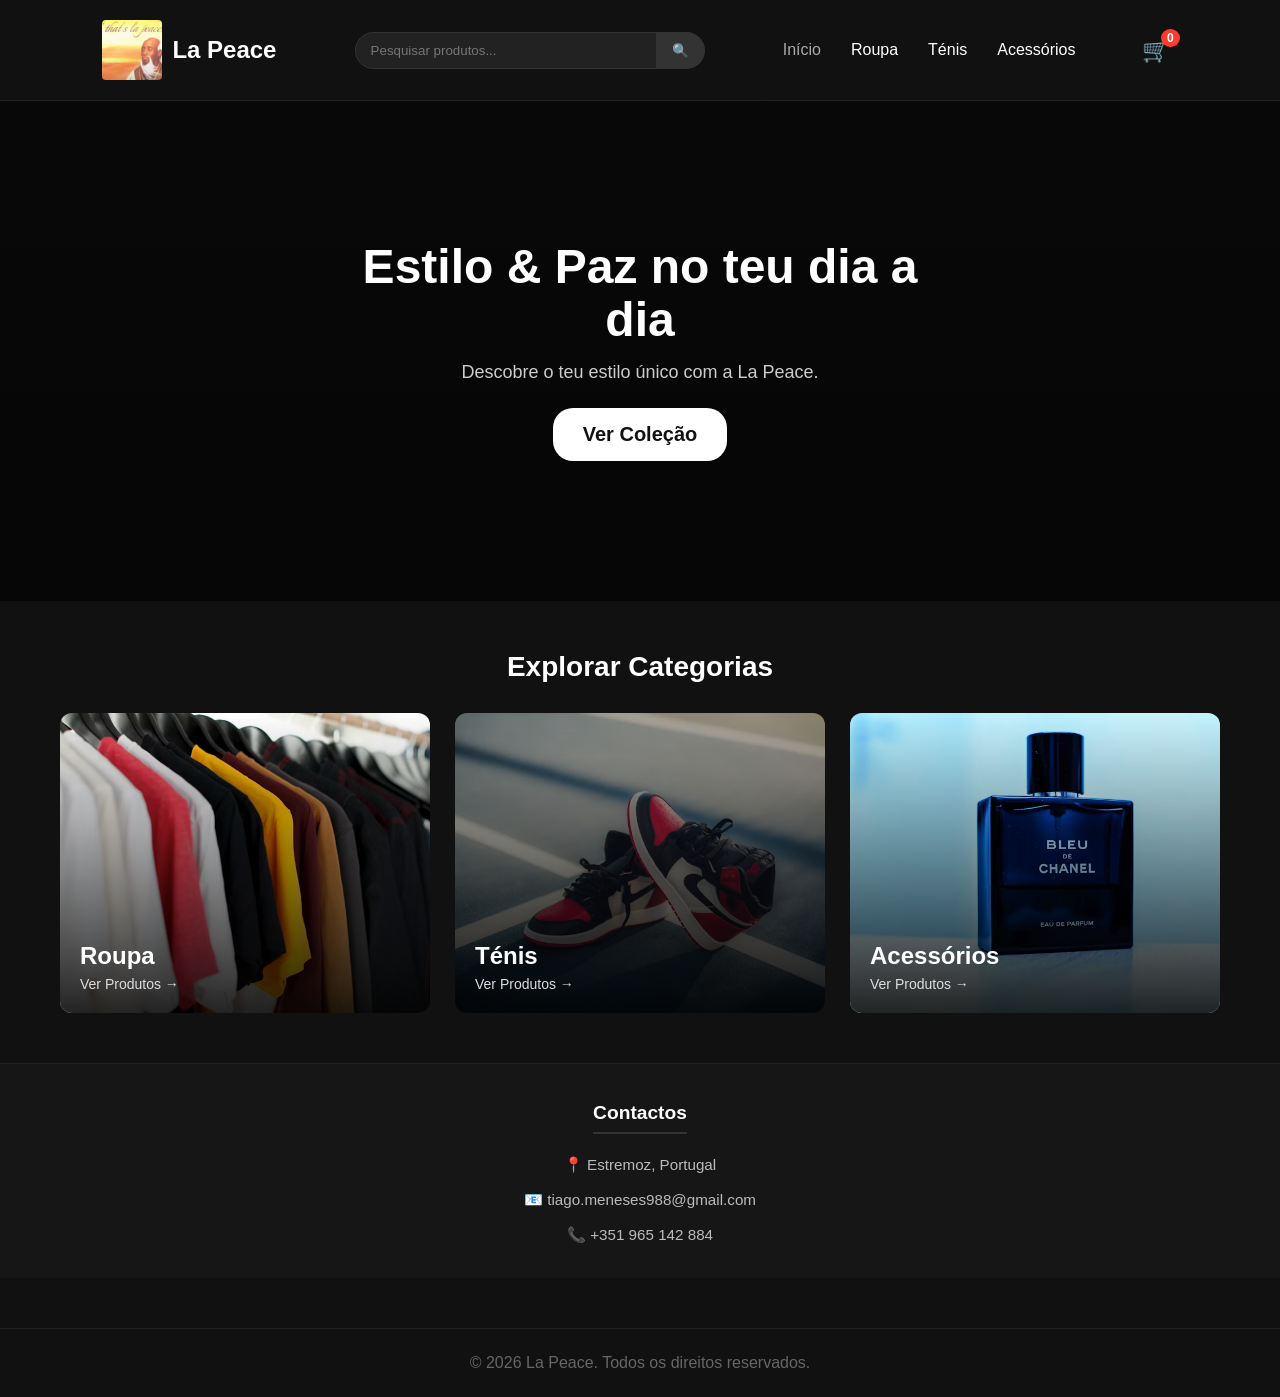
<file: index.html>
<!DOCTYPE html>
<html lang="pt">

<head>
    <meta charset="UTF-8">
    <meta name="viewport" content="width=device-width, initial-scale=1.0">
    <title>La Peace | Loja Oficial</title>
    <link rel="stylesheet" href="style.css">
    <link rel="preconnect" href="https://fonts.googleapis.com">
    <link rel="preconnect" href="https://fonts.gstatic.com" crossorigin>
    <link href="https://fonts.googleapis.com/css2?family=Poppins:wght@300;400;600;700&display=swap" rel="stylesheet">
</head>

<body>

    <header>
        <div class="logo">
            <img src="Imagens/peace.jpg" alt="Logo Peace">
            <h1>La Peace</h1>
        </div>

        <div class="search-box">
            <form action="#" method="GET">
                <input type="text" placeholder="Pesquisar produtos..." name="search">
                <button type="submit">🔍</button>
            </form>
        </div>

        <nav>
            <a href="index.html" class="active">Início</a>
            <a href="roupa.html">Roupa</a>
            <a href="tenis.html">Ténis</a>
            <a href="acessorios.html">Acessórios</a>
        </nav>

        <div class="cart-box">
            <a href="carrinho.html" class="cart-icon" title="Ver Carrinho">
                🛒
                <span class="cart-count">0</span>
            </a>
        </div>

    </header>

    <section class="hero">
        <div class="hero-content">
            <h2>Estilo & Paz no teu dia a dia</h2>
            <p>Descobre o teu estilo único com a La Peace.</p>
            <a href="roupa.html" class="btn-primary">Ver Coleção</a>
        </div>
    </section>


    <main class="container">
        <h2 class="section-title">Explorar Categorias</h2>
        
        <div class="categories-grid">
            <a href="roupa.html" class="category-card">
                <div class="card-bg" style="background-image: url('Imagens/roupa.avif');"></div>
                <div class="card-content">
                    <h3>Roupa</h3>
                    <span>Ver Produtos &rarr;</span>
                </div>
            </a>

            <a href="tenis.html" class="category-card">
                <div class="card-bg" style="background-image: url('Imagens/tenis.avif');"></div>
                <div class="card-content">
                    <h3>Ténis</h3>
                    <span>Ver Produtos &rarr;</span>
                </div>
            </a>

            <a href="acessorios.html" class="category-card">
                <div class="card-bg" style="background-image: url('Imagens/acessorios.avif');"></div>
                <div class="card-content">
                    <h3>Acessórios</h3>
                    <span>Ver Produtos &rarr;</span>
                </div>
            </a>
        </div>
    </main>

    

<section class="info-section">

            <div class="info-column" style="text-align: center;">
        <br>
        <h3>Contactos</h3>
        <p>📍 Estremoz, Portugal</p>
        <p>📧 <a href="mailto:tiago.meneses988@gmail.com" style="color: inherit; text-decoration: none;">tiago.meneses988@gmail.com</a></p>
        <p>📞 +351 965 142 884</p>
    </div>

            </div>
        </div>
    </section>

    <footer>
        <p>&copy; 2026 La Peace. Todos os direitos reservados.</p>

    </footer>

</body>

</html>
</file>
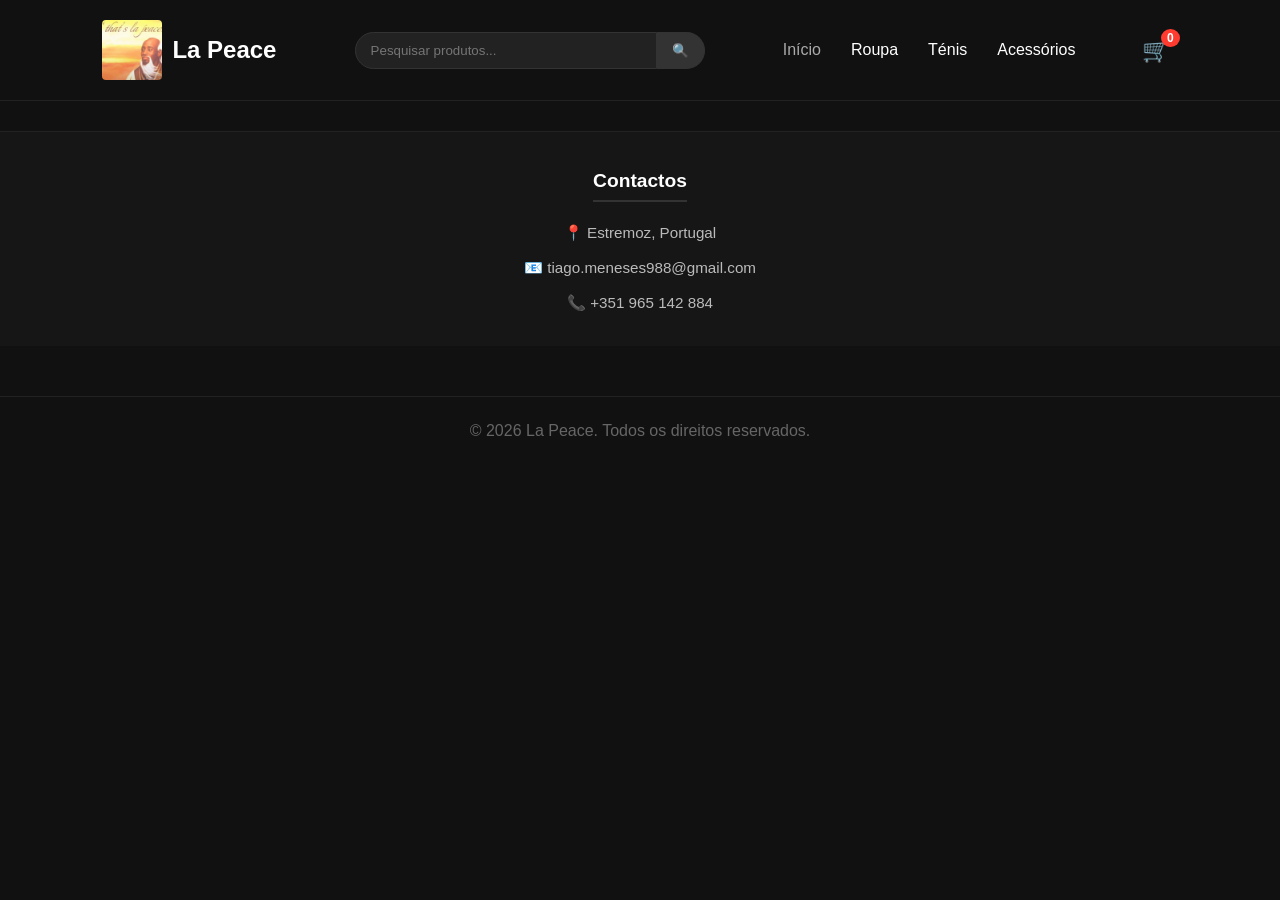
<file: acessorios.html>
<!DOCTYPE html>
<html lang="pt">

<head>
    <meta charset="UTF-8">
    <meta name="viewport" content="width=device-width, initial-scale=1.0">
    <title>La Peace | Loja Oficial</title>
    <link rel="stylesheet" href="style.css">
    <link rel="preconnect" href="https://fonts.googleapis.com">
    <link rel="preconnect" href="https://fonts.gstatic.com" crossorigin>
    <link href="https://fonts.googleapis.com/css2?family=Poppins:wght@300;400;600;700&display=swap" rel="stylesheet">
</head>

<body>

    
    <header>
        <div class="logo">
            <img src="peace.jpg" alt="Logo Peace">
            <h1>La Peace</h1>
        </div>

        
        <div class="search-box">
            <form action="#" method="GET">
                <input type="text" placeholder="Pesquisar produtos..." name="search">
                <button type="submit">🔍</button>
            </form>
        </div>

        
        <nav>
            <a href="index.html" class="active">Início</a>
            <a href="roupa.html">Roupa</a>
            <a href="tenis.html">Ténis</a>
            <a href="acessorios.html">Acessórios</a>
        </nav>

        <div class="cart-box">
            <a href="carrinho.html" class="cart-icon" title="Ver Carrinho">
                🛒
                <span class="cart-count">0</span>
            </a>
        </div>

    </header>

<section class="info-section">

            <div class="info-column" style="text-align: center;">
        <br>
        <h3>Contactos</h3>
        <p>📍 Estremoz, Portugal</p>
        <p>📧 <a href="mailto:tiago.meneses988@gmail.com" style="color: inherit; text-decoration: none;">tiago.meneses988@gmail.com</a></p>
        <p>📞 +351 965 142 884</p>
    </div>

            </div>
        </div>
    </section>

    <footer>
        <p>&copy; 2026 La Peace. Todos os direitos reservados.</p>
    </footer>

</body>

</html>
</file>
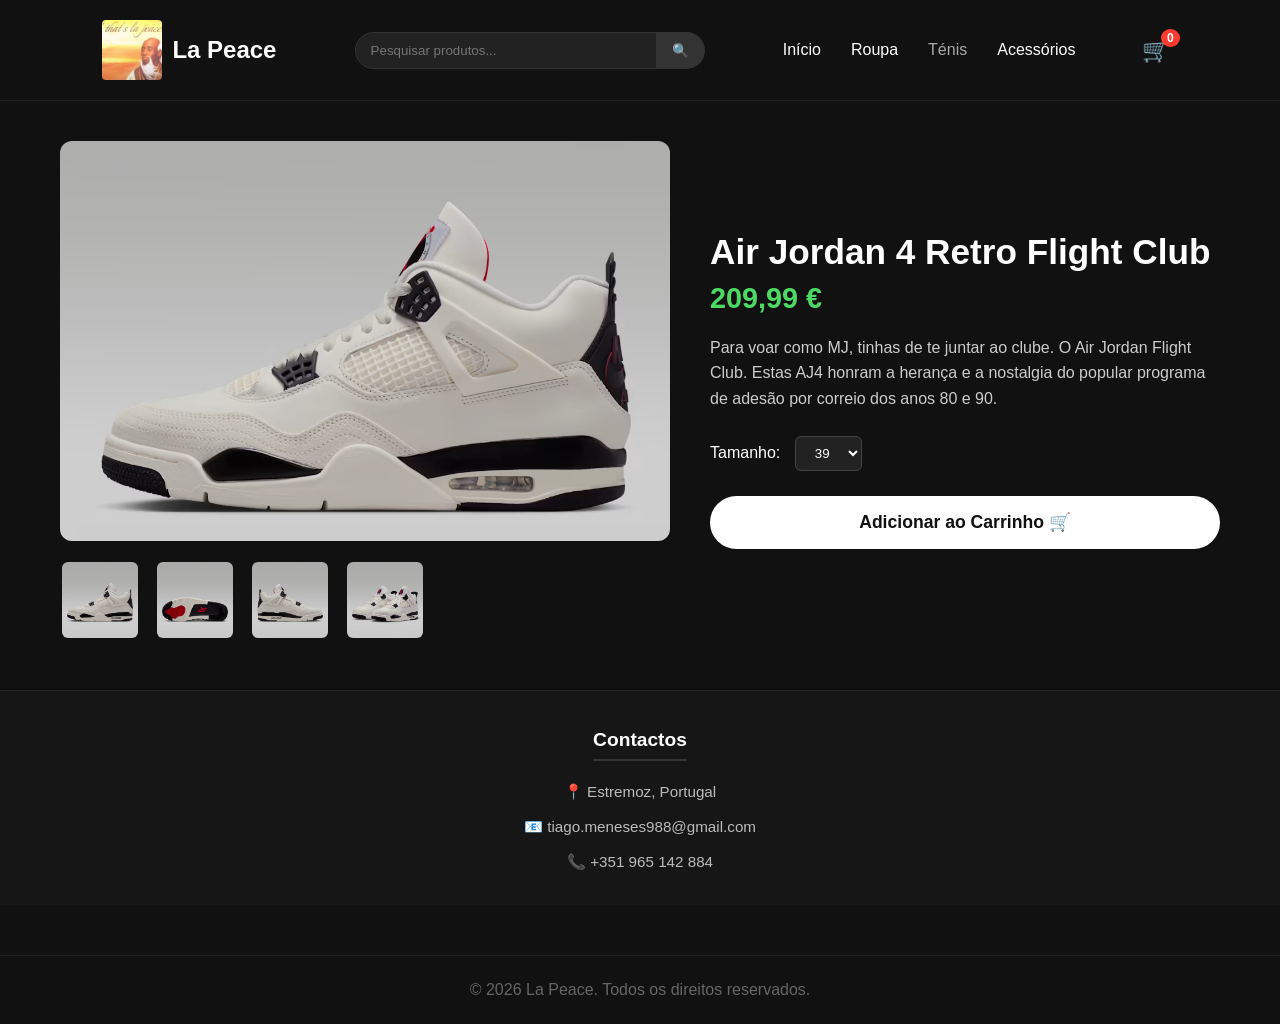
<file: produto-tenis.html>
<!DOCTYPE html>
<html lang="pt">

<head>
    <meta charset="UTF-8">
    <meta name="viewport" content="width=device-width, initial-scale=1.0">
    <title id="page-title">Produto | La Peace</title>
    <link rel="stylesheet" href="style.css">
    <link rel="preconnect" href="https://fonts.googleapis.com">
    <link rel="preconnect" href="https://fonts.gstatic.com" crossorigin>
    <link href="https://fonts.googleapis.com/css2?family=Poppins:wght@300;400;600;700&display=swap" rel="stylesheet">
</head>

<body>

    <header>
        <div class="logo">
            <img src="Imagens/peace.jpg" alt="Logo Peace">
            <h1>La Peace</h1>
        </div>

        <div class="search-box">
            <form action="#" method="GET">
                <input type="text" placeholder="Pesquisar produtos..." name="search">
                <button type="submit">🔍</button>
            </form>
        </div>

        <nav>
            <a href="index.html">Início</a>
            <a href="roupa.html">Roupa</a>
            <a href="tenis.html" class="active">Ténis</a>
            <a href="acessorios.html">Acessórios</a>
        </nav>

        <div class="cart-box">
            <a href="carrinho.html" class="cart-icon" title="Ver Carrinho">
                🛒
                <span class="cart-count" id="cart-count">0</span>
            </a>
        </div>
    </header>

    <main class="container product-page">
        <div class="product-gallery">
            <img id="main-img" src="" alt="Foto Principal" class="main-image">
            
            <div class="thumbnail-list" id="thumbnail-list">
            </div>
        </div>

        <div class="product-details">
            <h2 id="product-title"></h2>
            <p class="price" id="product-price"></p>
            <p class="description" id="product-description"></p>

            <div class="options">
                <label for="size">Tamanho:</label>
                <select id="size">
                    <option>39</option>
                    <option>40</option>
                    <option>41</option>
                    <option>42</option>
                    <option>43</option>
                </select>
            </div>

            <button class="add-to-cart-btn" onclick="addToCart()">Adicionar ao Carrinho 🛒</button>
        </div>
    </main>

    <section class="info-section">
        <div class="info-column" style="text-align: center;">
            <br>
            <h3>Contactos</h3>
            <p>📍 Estremoz, Portugal</p>
            <p>📧 <a href="mailto:tiago.meneses988@gmail.com" style="color: inherit; text-decoration: none;">tiago.meneses988@gmail.com</a></p>
            <p>📞 +351 965 142 884</p>
        </div>
    </section>

    <footer>
        <p>&copy; 2026 La Peace. Todos os direitos reservados.</p>
    </footer>

    <script>
        const produtos = {
            jordan4: {
                titulo: "Air Jordan 4 Retro Flight Club",
                preco: "209,99 €",
                descricao: "Para voar como MJ, tinhas de te juntar ao clube. O Air Jordan Flight Club. Estas AJ4 honram a herança e a nostalgia do popular programa de adesão por correio dos anos 80 e 90.",
                imagens: [
                    "Imagens/airjordan4retro.avif",
                    "Imagens/airjordan4retro2.avif",
                    "Imagens/airjordan4retro3.avif",
                    "Imagens/airjordan4retro4.avif"
                ]
            },
            airmaxplus: {
                titulo: "Nike Air Max Plus",
                preco: "189,99 €",
                descricao: "Revela a tua atitude com as Nike Air Max Plus, uma experiência Tuned Air que oferece estabilidade premium e um amortecimento incrível.",
                imagens: [
                    "Imagens/airmaxplusbranco.avif",
                    "Imagens/airmaxplusbranco2.avif",
                    "Imagens/airmaxplusbranco3.avif",
                    "Imagens/airmaxplusbranco4.avif"
                ]
            },
            p6000: {
                titulo: "Nike P-6000",
                preco: "119,99 €",
                descricao: "Uma fusão de sapatilhas Pegasus do passado, as Nike P-6000 levam o estilo de corrida dos anos 2000 a um nível moderno.",
                imagens: [
                    "Imagens/nikep6000.avif",
                    "Imagens/nikep60002.avif",
                    "Imagens/nikep60003.avif",
                    "Imagens/nikep60004.avif"
                ]
            },
            airmax95: {
                titulo: "Nike Air Max 95 Big Bubble",
                preco: "149,99 €",
                descricao: "Inspiradas no corpo humano e na estética do atletismo dos anos 90, oferecem conforto inacreditável e um estilo marcante.",
                imagens: [
                    "Imagens/nikeairmax95bigbubble.avif",
                    "Imagens/nikeairmax95bigbubble2.avif",
                    "Imagens/nikeairmax95bigbubble3.avif",
                    "Imagens/nikeairmax95bigbubble4.avif"
                ]
            },
            af1edge: {
                titulo: "Nike Air Force 1 '07 Edge",
                preco: "129,99 €",
                descricao: "O brilho continua vivo nas Nike Air Force 1 '07, o modelo original do basquetebol que dá um toque inovador ao que melhor conheces.",
                imagens: [
                    "Imagens/airforce1edge.avif",
                    "Imagens/airforce1edge2.avif",
                    "Imagens/airforce1edge3.avif",
                    "Imagens/airforce1edge4.avif",
                    "Imagens/airforce1edge5.avif"
                ]
            },
            shox: {
                titulo: "Nike Shox TL",
                preco: "169,99 €",
                descricao: "Leva o amortecimento mecânico a um novo nível. Uma versão reequipada do ícone de 2003.",
                imagens: [
                    "Imagens/shoxbranco.avif",
                    "Imagens/shoxbranco2.avif",
                    "Imagens/shoxbranco3.avif",
                    "Imagens/shoxbranco4.avif"
                ]
            },
            af1: {
                titulo: "Nike Air Force 1",
                preco: "109,99 €",
                descricao: "Lendárias, confortáveis e atemporais. O clássico indispensável em qualquer coleção.",
                imagens: [
                    "Imagens/airforce1.avif",
                    "Imagens/airforce12.avif",
                    "Imagens/airforce13.avif",
                    "Imagens/airforce14.avif"
                ]
            }
        };

        const urlParams = new URLSearchParams(window.location.search);
        const productId = urlParams.get('id') || 'jordan4'; 

        if (produtos[productId]) {
            const prod = produtos[productId];
            
            document.getElementById('page-title').innerText = `${prod.titulo} | La Peace`;
            document.getElementById('product-title').innerText = prod.titulo;
            document.getElementById('product-price').innerText = prod.preco;
            document.getElementById('product-description').innerText = prod.descricao;
            document.getElementById('main-img').src = prod.imagens[0];

            const thumbContainer = document.getElementById('thumbnail-list');
            thumbContainer.innerHTML = ''; 

            prod.imagens.forEach(imgSrc => {
                const img = document.createElement('img');
                img.src = imgSrc;
                img.onclick = () => changeImage(imgSrc);
                thumbContainer.appendChild(img);
            });
        }

        function changeImage(src) {
            document.getElementById('main-img').src = src;
        }

        let totalCart = 0;
        function addToCart() {
            totalCart++;
            document.getElementById('cart-count').innerText = totalCart;
            alert('Produto adicionado ao carrinho!');
        }
    </script>

</body>

</html>
</file>
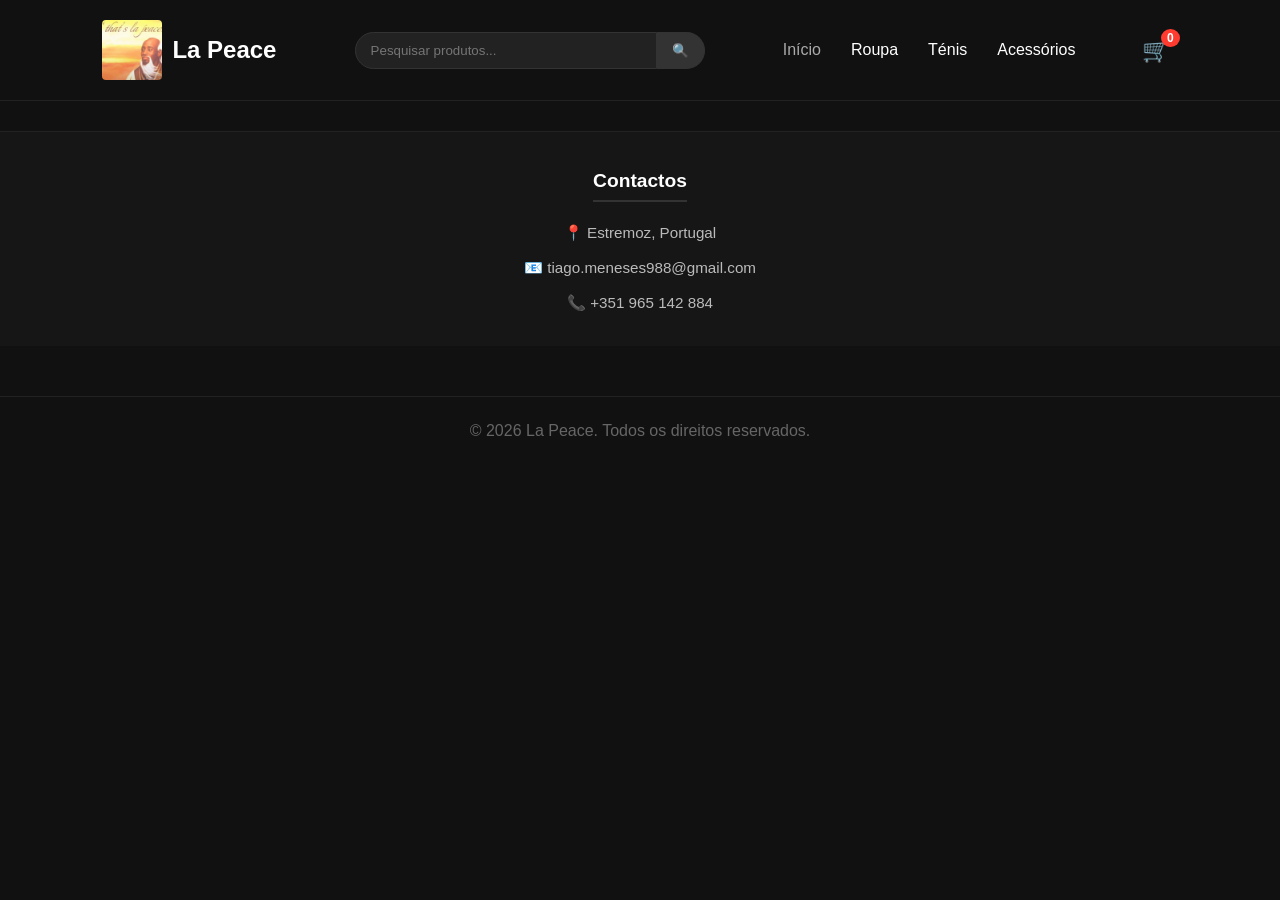
<file: roupa.html>
<!DOCTYPE html>
<html lang="pt">

<head>
    <meta charset="UTF-8">
    <meta name="viewport" content="width=device-width, initial-scale=1.0">
    <title>La Peace | Loja Oficial</title>
    <link rel="stylesheet" href="style.css">
    <link rel="preconnect" href="https://fonts.googleapis.com">
    <link rel="preconnect" href="https://fonts.gstatic.com" crossorigin>
    <link href="https://fonts.googleapis.com/css2?family=Poppins:wght@300;400;600;700&display=swap" rel="stylesheet">
</head>

<body>

    
    <header>
        <div class="logo">
            <img src="peace.jpg" alt="Logo Peace">
            <h1>La Peace</h1>
        </div>

        
        <div class="search-box">
            <form action="#" method="GET">
                <input type="text" placeholder="Pesquisar produtos..." name="search">
                <button type="submit">🔍</button>
            </form>
        </div>

        
        <nav>
            <a href="index.html" class="active">Início</a>
            <a href="roupa.html">Roupa</a>
            <a href="tenis.html">Ténis</a>
            <a href="acessorios.html">Acessórios</a>
        </nav>

        <div class="cart-box">
            <a href="carrinho.html" class="cart-icon" title="Ver Carrinho">
                🛒
                <span class="cart-count">0</span>
            </a>
        </div>

    </header>

<section class="info-section">

            <div class="info-column" style="text-align: center;">
        <br>
        <h3>Contactos</h3>
        <p>📍 Estremoz, Portugal</p>
        <p>📧 <a href="mailto:tiago.meneses988@gmail.com" style="color: inherit; text-decoration: none;">tiago.meneses988@gmail.com</a></p>
        <p>📞 +351 965 142 884</p>
    </div>

            </div>
        </div>
    </section>

    <footer>
        <p>&copy; 2026 La Peace. Todos os direitos reservados.</p>
    </footer>

</body>

</html>
</file>
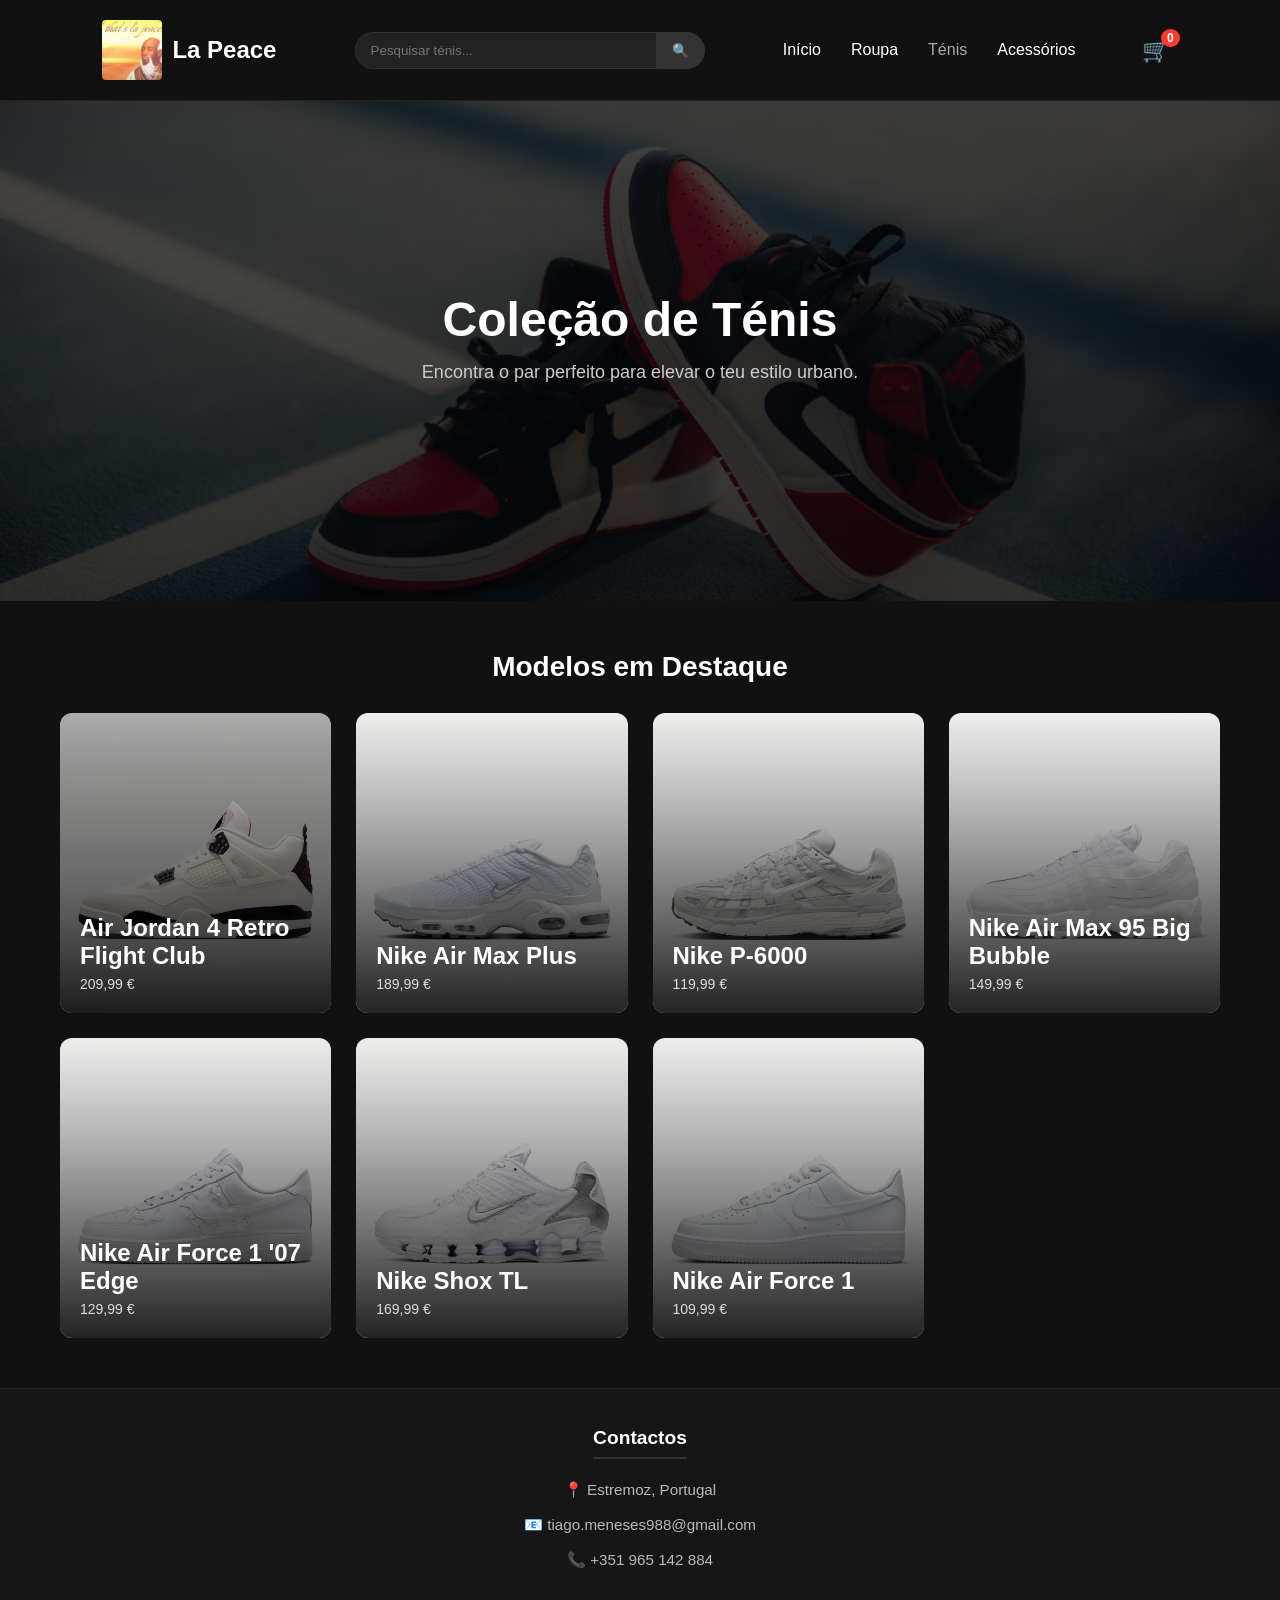
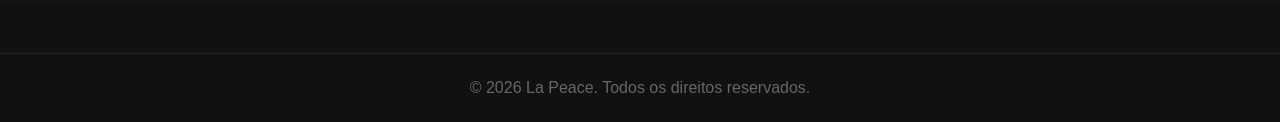
<file: tenis.html>
<!DOCTYPE html>
<html lang="pt">

<head>
    <meta charset="UTF-8">
    <meta name="viewport" content="width=device-width, initial-scale=1.0">
    <title>Ténis | La Peace</title>
    <link rel="stylesheet" href="style.css">
    <link rel="preconnect" href="https://fonts.googleapis.com">
    <link rel="preconnect" href="https://fonts.gstatic.com" crossorigin>
    <link href="https://fonts.googleapis.com/css2?family=Poppins:wght@300;400;600;700&display=swap" rel="stylesheet">
</head>

<body>

    <header>
        <div class="logo">
            <img src="Imagens/peace.jpg" alt="Logo Peace">
            <h1>La Peace</h1>
        </div>

        <div class="search-box">
            <form action="#" method="GET">
                <input type="text" placeholder="Pesquisar ténis..." name="search">
                <button type="submit">🔍</button>
            </form>
        </div>

        <nav>
            <a href="index.html">Início</a>
            <a href="roupa.html">Roupa</a>
            <a href="tenis.html" class="active">Ténis</a>
            <a href="acessorios.html">Acessórios</a>
        </nav>

        <div class="cart-box">
            <a href="carrinho.html" class="cart-icon" title="Ver Carrinho">
                🛒
                <span class="cart-count">0</span>
            </a>
        </div>

    </header>

    <section class="hero" style="background-image: linear-gradient(rgba(0, 0, 0, 0.6), rgba(0, 0, 0, 0.7)), url('Imagens/bannertenis.avif');">
        <div class="hero-content">
            <h2>Coleção de Ténis</h2>
            <p>Encontra o par perfeito para elevar o teu estilo urbano.</p>
        </div>
    </section>

    <main class="container">
    <h2 class="section-title">Modelos em Destaque</h2>
    
    <div class="categories-grid">
        
        <a href="produto-tenis.html?id=jordan4" class="category-card">
    <div class="card-bg" style="background-image: url('Imagens/airjordan4retro.avif');"></div>
    <div class="card-content">
        <h3>Air Jordan 4 Retro Flight Club</h3>
        <span>209,99 €</span>
    </div>
</a>

<a href="produto-tenis.html?id=airmaxplus" class="category-card">
    <div class="card-bg" style="background-image: url('Imagens/airmaxplusbranco.avif');"></div>
    <div class="card-content">
        <h3>Nike Air Max Plus</h3>
        <span>189,99 €</span>
    </div>
</a>

<a href="produto-tenis.html?id=p6000" class="category-card">
    <div class="card-bg" style="background-image: url('Imagens/nikep6000.avif');"></div>
    <div class="card-content">
        <h3>Nike P-6000</h3>
        <span>119,99 €</span>
    </div>
</a>

<a href="produto-tenis.html?id=airmax95" class="category-card">
    <div class="card-bg" style="background-image: url('Imagens/nikeairmax95bigbubble.avif');"></div>
    <div class="card-content">
        <h3>Nike Air Max 95 Big Bubble</h3>
        <span>149,99 €</span>
    </div>
</a>

<a href="produto-tenis.html?id=af1edge" class="category-card">
    <div class="card-bg" style="background-image: url('Imagens/airforce1edge.avif');"></div>
    <div class="card-content">
        <h3>Nike Air Force 1 '07 Edge</h3>
        <span>129,99 €</span>
    </div>
</a>

<a href="produto-tenis.html?id=shox" class="category-card">
    <div class="card-bg" style="background-image: url('Imagens/shoxbranco.avif');"></div>
    <div class="card-content">
        <h3>Nike Shox TL</h3>
        <span>169,99 €</span>
    </div>
</a>

<a href="produto-tenis.html?id=af1" class="category-card">
    <div class="card-bg" style="background-image: url('Imagens/airforce1.avif');"></div>
    <div class="card-content">
        <h3>Nike Air Force 1</h3>
        <span>109,99 €</span>
    </div>
</a>

    </div>
</main>

   <section class="info-section">

            <div class="info-column" style="text-align: center;">
        <br>
        <h3>Contactos</h3>
        <p>📍 Estremoz, Portugal</p>
        <p>📧 <a href="mailto:tiago.meneses988@gmail.com" style="color: inherit; text-decoration: none;">tiago.meneses988@gmail.com</a></p>
        <p>📞 +351 965 142 884</p>
    </div>

            </div>
        </div>
    </section>

    <footer>
        <p>&copy; 2026 La Peace. Todos os direitos reservados.</p>
    </footer>

</body>

</html>
</file>
<file: style.css>
* {
    margin: 0;
    padding: 0;
    box-sizing: border-box;
}

body {
    font-family: Arial, sans-serif;
    background-color: #111; 
    color: #fff;
}


header {
    background-color: #111;
    color: white;
    display: flex;
    justify-content: space-between;
    align-items: center;
    padding: 20px 8%;
    border-bottom: 1px solid #222;
}

.cart-box {
    display: flex;
    align-items: center;
}

.cart-icon {
    position: relative;
    font-size: 1.4rem;
    color: white;
    text-decoration: none;
    padding: 8px;
    transition: transform 0.2s;
}

.cart-icon:hover {
    transform: scale(1.1);
}

.cart-count {
    position: absolute;
    top: 0px;
    right: -2px;
    background-color: #ff3b30;
    color: white;
    font-size: 0.75rem;
    font-weight: bold;
    border-radius: 50%;
    padding: 2px 6px;
    min-width: 18px;
    text-align: center;
}

.logo {
    display: flex;
    align-items: center;
    gap: 10px;
}

.logo img {
    width: 60px;
    height: 60px;
    object-fit: cover;
    border-radius: 4px;
}

.logo h1 {
    font-size: 24px;
}


.search-box {
    flex: 0 1 350px;
    margin: 0 20px;
}

.search-box form {
    display: flex;
}

.search-box input {
    width: 100%;
    padding: 10px 15px;
    background-color: #222;
    border: 1px solid #333;
    border-radius: 20px 0 0 20px;
    color: white;
    outline: none;
}

.search-box button {
    padding: 10px 15px;
    background-color: #333;
    border: 1px solid #333;
    border-left: none;
    border-radius: 0 20px 20px 0;
    color: white;
    cursor: pointer;
}

.search-box button:hover {
    background-color: #444;
}


nav {
    display: flex;
    gap: 30px;
}

nav a {
    color: white;
    text-decoration: none;
    font-size: 16px;
    transition: color 0.3s ease; 
}

nav a:hover, nav a.active {
    color: #aaa;
}


.hero {
    height: 500px;
    background-image: 
        linear-gradient(
            rgba(0, 0, 0, 0.5),
            rgba(0, 0, 0, 0.7)
        ),
        url("https://images.unsplash.com/photo-1441986300917-64674bd600d8?q=80&w=1600&auto=format&fit=crop");
    background-size: cover;
    background-position: center;
    display: flex;
    align-items: center;
    justify-content: center;
    text-align: center;
    padding: 0 8%;
    color: white;
}

.hero-content {
    max-width: 600px;
}

.hero h2 {
    font-size: 48px;
    line-height: 1.1;
    margin-bottom: 15px;
}

.hero p {
    font-size: 18px;
    margin-bottom: 25px;
    color: #ccc;
}

.hero-button, .btn-primary {
    display: inline-block;
    background-color: white;
    color: #111;
    padding: 15px 30px;      
    font-size: 20px;          
    text-decoration: none;
    font-weight: bold;
    border-radius: 20px;      
    transition: all 0.3s ease;
}

.hero-button:hover, .btn-primary:hover {
    background-color: #ddd;
    transform: scale(1.05);   
}

.container {
    max-width: 1200px;
    margin: 50px auto;
    padding: 0 20px;
}

.section-title {
    font-size: 28px;
    margin-bottom: 30px;
    text-align: center;
}

.categories-grid {
    display: grid;
    grid-template-columns: repeat(auto-fit, minmax(250px, 1fr));
    gap: 25px;
    align-items: stretch;
}

.category-card {
    position: relative;
    height: 300px; 
    width: 100%;
    border-radius: 12px;
    overflow: hidden;
    text-decoration: none;
    color: white;
    display: flex;
    align-items: flex-end;
    padding: 20px;
    box-sizing: border-box;
    transition: transform 0.3s ease;
}

.category-card:hover {
    transform: translateY(-50px);
}

.card-bg {
    position: absolute;
    top: 0;
    left: 0;
    width: 100%;
    height: 100%;
    background-size: cover;
    background-position: center;
    transition: transform 0.5s ease;
    z-index: 1;
}

.category-card:hover .card-bg {
    transform: scale(1.08);
}

.category-card::after {
    content: '';
    position: absolute;
    top: 0;
    left: 0;
    width: 100%;
    height: 100%;
    background: linear-gradient(to top, rgba(0,0,0,0.85), transparent);
    z-index: 2;
}

.card-content {
    position: relative;
    z-index: 3;
}

.card-content h3 {
    font-size: 24px;
    margin-bottom: 5px;
}

.card-content span {
    font-size: 14px;
    color: #ddd;
}


footer {
    text-align: center;
    padding: 25px;
    background-color: #111;
    color: #666;
    border-top: 1px solid #222;
    margin-top: 50px;
}


@media (max-width: 768px) {
    header {
        flex-direction: column;
        gap: 15px;
    }

    .search-box {
        width: 100%;
        margin: 10px 0;
    }

    .hero h2 {
        font-size: 36px;
    }
}

.info-section {
    background-color: #161616;
    border-top: 1px solid #222;
    padding: 20px 8%;
    margin-top: 30px;
}

.info-container {
    max-width: 300px;
    margin: 0 auto;
    display: grid;
    grid-template-columns: repeat(auto-fit, minmax(250px, 1fr));
    gap: 40px;
}

.info-column h3 {
    font-size: 1.2rem;
    margin-bottom: 20px;
    color: #fff;
    border-bottom: 2px solid #333;
    padding-bottom: 8px;
    display: inline-block;
}

.info-column p, .info-column li {
    font-size: 0.95rem;
    color: #bbb;
    margin-bottom: 12px;
    line-height: 1.5;
}

.info-column ul {
    list-style: none;
}

.info-column a {
    color: #bbb;
    text-decoration: none;
    transition: color 0.3s;
}

.info-column a:hover {
    color: #fff;
}

.social-links {
    display: flex;
    gap: 15px;
    margin-top: 15px;
}

.social-links a {
    background-color: #222;
    padding: 8px 15px;
    border-radius: 20px;
    font-size: 0.85rem;
    color: #fff;
    border: 1px solid #333;
    transition: background 0.3s, border-color 0.3s;
}

.social-links a:hover {
    background-color: #333;
    border-color: #555;
}

.email-link {
    color: inherit;          
    text-decoration: none;   
}

.email-link:hover {
    color: #fff;             
}

/* PÁGINA DO PRODUTO */
.product-page {
    display: flex;
    gap: 40px;
    margin-top: 40px;
    flex-wrap: wrap;
}

.product-gallery {
    flex: 1 1 450px;
}

.main-image {
    width: 100%;
    height: 400px;
    object-fit: cover;
    border-radius: 12px;
}

.thumbnail-list {
    display: flex;
    gap: 15px;
    margin-top: 15px;
}

.thumbnail-list img {
    width: 80px;
    height: 80px;
    object-fit: cover;
    border-radius: 8px;
    cursor: pointer;
    border: 2px solid transparent;
    transition: border-color 0.3s;
}

.thumbnail-list img:hover {
    border-color: #ffffff;
}

.product-details {
    flex: 1 1 350px;
    display: flex;
    flex-direction: column;
    justify-content: center;
}

.product-details h2 {
    font-size: 2.2rem;
    margin-bottom: 10px;
}

.product-details .price {
    font-size: 1.8rem;
    color: #4cd964;
    font-weight: 600;
    margin-bottom: 20px;
}

.product-details .description {
    color: #ccc;
    line-height: 1.6;
    margin-bottom: 25px;
}

.options {
    margin-bottom: 25px;
}

.options label {
    margin-right: 10px;
    font-size: 1rem;
}

.options select {
    padding: 8px 15px;
    background-color: #222;
    color: white;
    border: 1px solid #444;
    border-radius: 6px;
    outline: none;
}

.add-to-cart-btn {
    padding: 16px 30px;
    background-color: #ffffff;
    color: #111;
    border: none;
    border-radius: 30px;
    font-size: 1.1rem;
    font-weight: bold;
    cursor: pointer;
    transition: background-color 0.3s, transform 0.2s;
}

.add-to-cart-btn:hover {
    background-color: #ddd;
    transform: scale(1.02);
}
</file>
